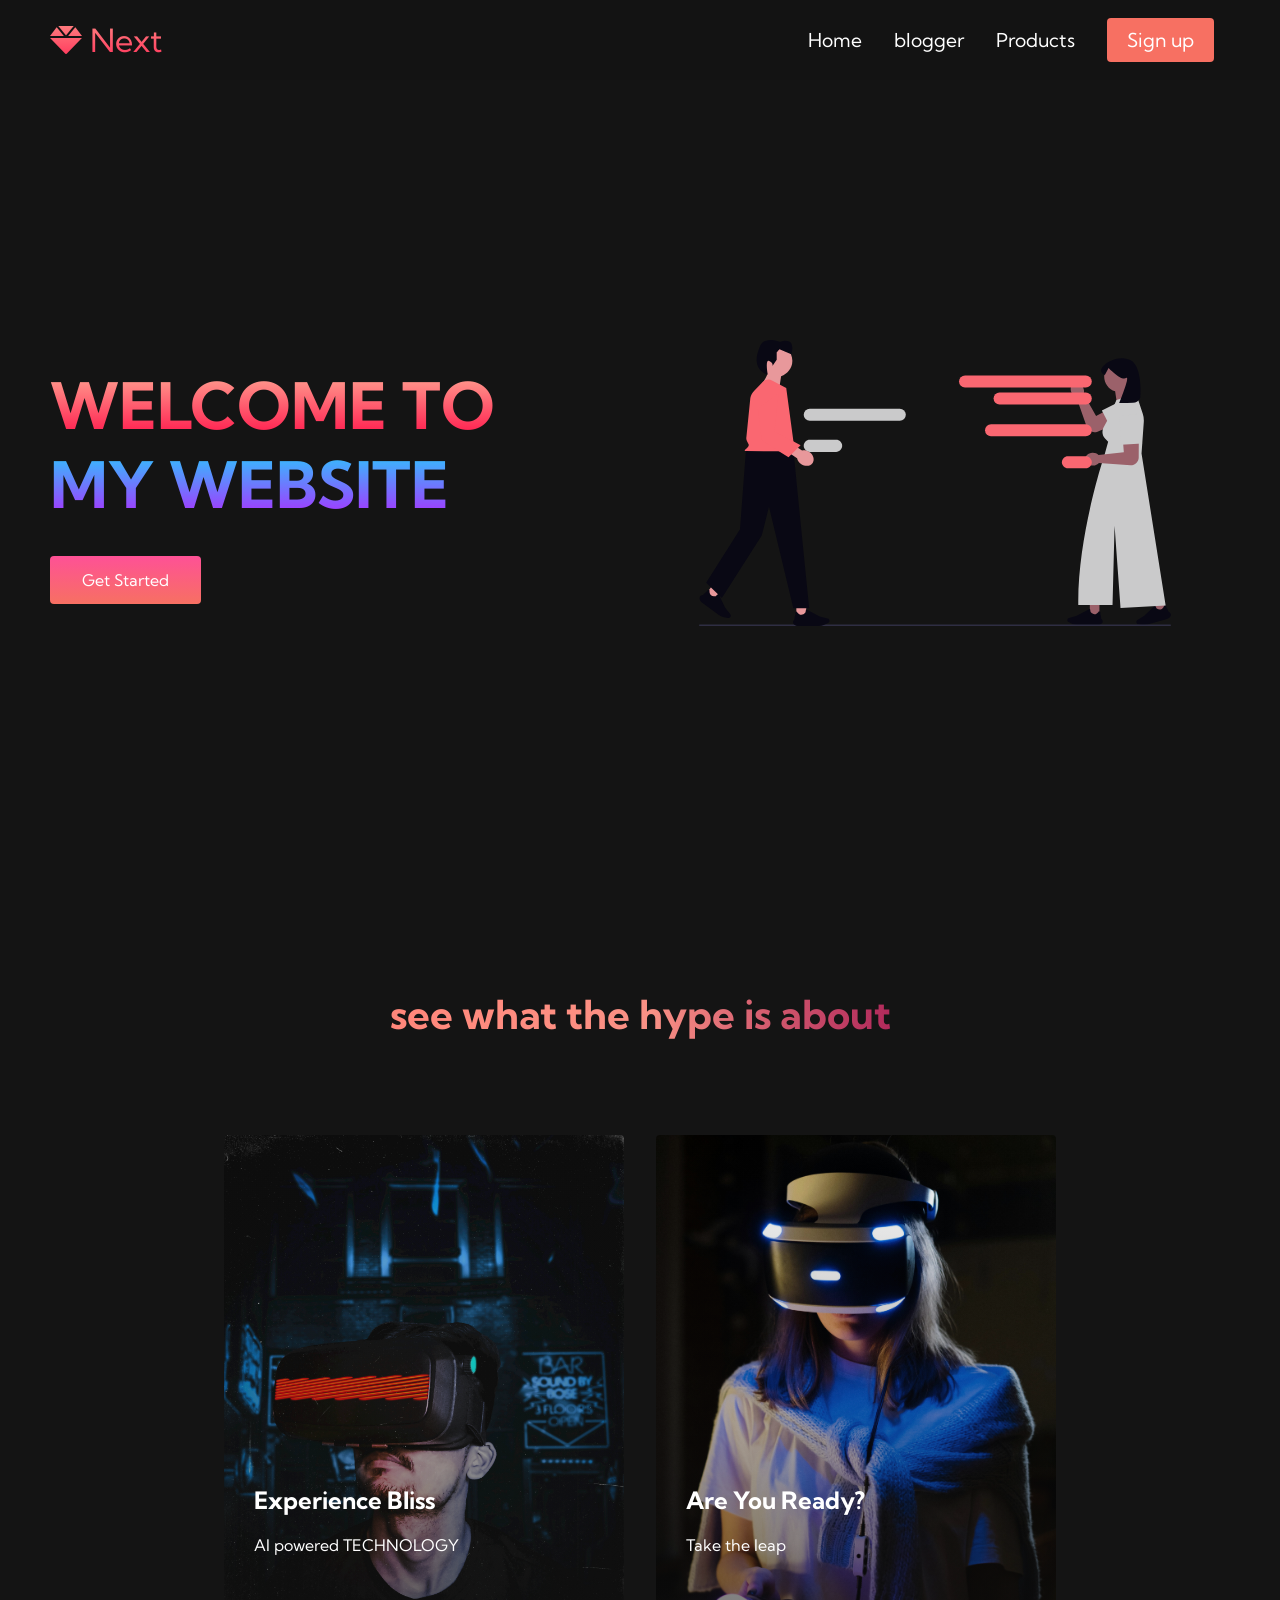
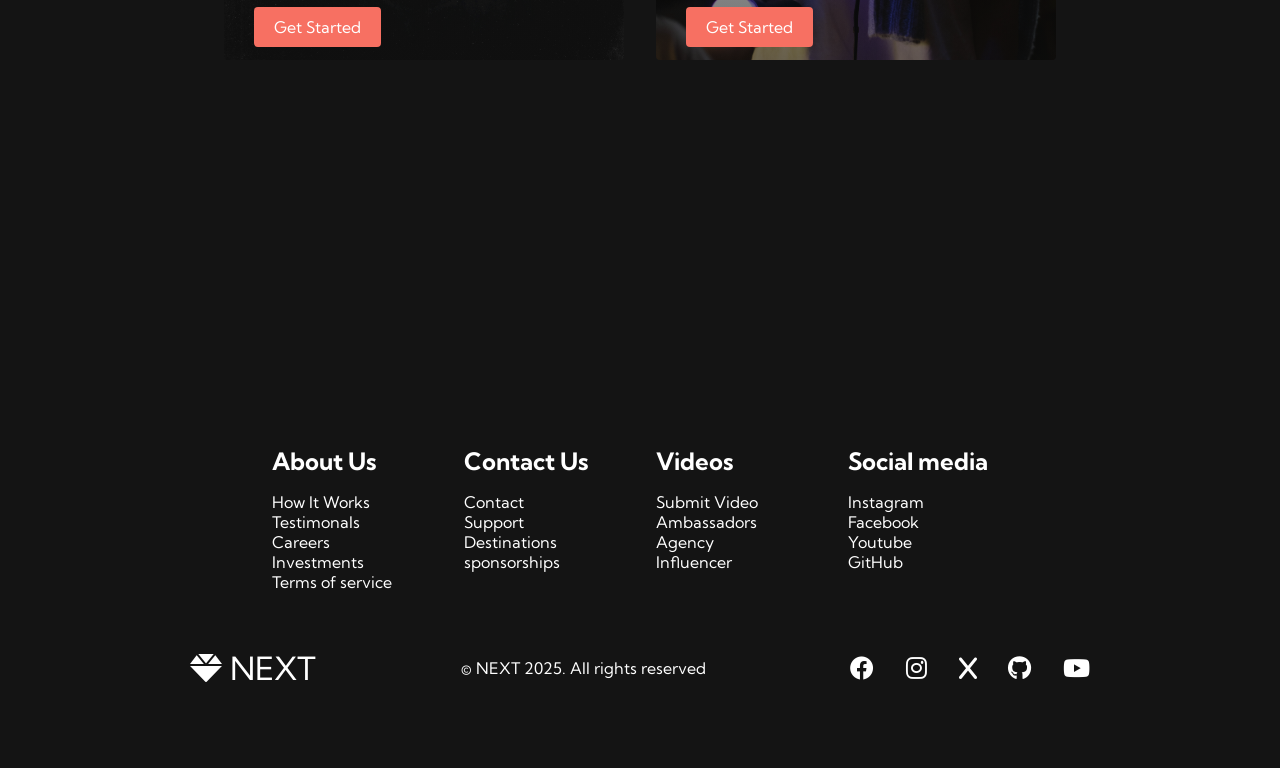
<file: index.html>
<!DOCTYPE html>
<html lang="en">
<head>
    <meta charset="UTF-8">
    <meta name="viewport" content="width=device-width, initial-scale=1.0">
    <title>MY WEBSITE</title>
    <link rel="stylesheet" href="styles.css"/>
    <link rel="stylesheet" href="https://use.fontawesome.com/releases/v5.14.0/css/all.css"
    integrity="sha384-HzLeBuhoNPvSl5KYnjx0BT+WB0QEEqLprO+NBkkk5gbc67FTaL7XIGa2w1L0Xbgc" 
    crossorigin="anonymous">
    <link rel="preconnect" href="https://fonts.googleapis.com">
<link rel="preconnect" href="https://fonts.gstatic.com" crossorigin>
<link href="https://fonts.googleapis.com/css2?family=Kumbh+Sans:wght@100..900&display=swap" rel="stylesheet">
<link href="https://cdnjs.cloudflare.com/ajax/libs/font-awesome/6.0.0-beta3/css/all.min.css" rel="stylesheet">

</head>
<body>
    <!--navbar section-->
   <nav class="navbar">
    <div class="navbar__container">
        <a href="#services-section" id="navbar__logo"><i class="fas fa-gem"></i>Next</a>
        <div class="navbar__toggle" id="mobile-menu">
            <span class="bar"></span>
            <span class="bar"></span>
            <span class="bar"></span>
        </div>
        <ul class="navbar__menu">
            <li class="navbar__item">
                <a href="index.html" class="navbar__links">Home</a>
            </li>
            <li class="navbar__item">
                <a href="blogger.html" class="navbar__links">blogger</a>
            </li>
            <li class="navbar__item">
                <a href="products2.html" class="navbar__links">Products</a>
            </li>
            <li class="navbar__btn">
                <a href="signup.html" class="button">Sign up</a>
            </li>
        </ul>
    </div>
   </nav>
   <!--hero section-->
   <div class="main">
    <div class="main__container">
        <div class="main__content">
            <h1 class="main__content--text">WELCOME TO</h1>
            <h2>MY WEBSITE</h2>
            <button class="main__btn"><a href="#services-section">Get Started</a></button>
        </div>
        <div class="main__img--container">
            <img src="pic1.svg" alt="pic" id="main__img">
        </div>
    </div>
   </div>

   <!--services section-->
   <div class="services" id="services-section">
    <h1>see what the hype is about</h1>
    <div class="services__container">
        <div class="services__card">
            <h2>Experience Bliss</h2>
            <p>AI powered TECHNOLOGY</p>
            <button class="main__btn"><a href="#footer-section">Get Started</a></button>
        </div>
        <div class="services__card">
            <h2>Are You Ready?</h2>
            <p>Take the leap</p>
            <button class="main__btn"><a href="#footer-section">Get Started</a></button>
        </div>
    </div>
   </div>

   <!--footer section-->

   <div class="footer__container" id="footer-section">
    <div class="footer__links">
        <div class="footer__link--wrapper">
            <div class="footer__link--items">
                <h2>About Us</h2>
                <a href="lorem.html">How It Works</a>
                <a href="lorem.html">Testimonals</a>
                <a href="lorem.html">Careers</a>
                <a href="lorem.html">Investments</a>
                <a href="lorem.html">Terms of service</a>
            </div>
            <div class="footer__link--items">
                <h2>Contact Us</h2>
                <a href="lorem.html">Contact</a>
                <a href="lorem.html">Support</a>
                <a href="lorem.html">Destinations</a>
                <a href="lorem.html">sponsorships</a>
            </div>    
        </div>
        <div class="footer__link--wrapper">
            <div class="footer__link--items">
                <h2>Videos</h2>
                <a href="lorem.html">Submit Video</a>
                <a href="lorem.html">Ambassadors</a>
                <a href="lorem.html">Agency</a>
                <a href="lorem.html">Influencer</a>
            </div>
            <div class="footer__link--items">
                <h2>Social media</h2>
                <a href="https://www.instagram.com/abdulrazakdinejad/">Instagram</a>
                <a href="https://www.facebook.com/profile.php?id=100064065565543">Facebook</a>
                <a href="https://www.youtube.com/@DinejadNejad-l6l">Youtube</a>
                <a href="https://github.com/Dinejadnejad">GitHub</a>
            </div>    
        </div>
    </div>
    <div class="social__media">
        <div class="social__media--wrap">
            <div class="footer__logo">
                <a href="/" id="footer__logo">
                    <i class="fas fa-gem"></i>NEXT</a>
            </div>
            <p class="website__rights">© NEXT 2025. All rights
                reserved</p>
                <div class="social__icons">
                    <a href="https://www.facebook.com/profile.php?id=100064065565543" class="social__icon--link" target="_blank">
                        <i class="fab fa-facebook"></i>
                    </a>
                    <a href="https://www.instagram.com/abdulrazakdinejad/" class="social__icon--link" target="_blank">
                        <i class="fab fa-instagram"></i>
                    </a>
                    <a href="https://x.com/DinejadAbdul" class="social__icon--link" target="_blank">
                        <i class="fab fa-x"></i>
                    </a>
                    <a href="https://github.com/Dinejadnejad" class="social__icon--link" target="_blank">
                        <i class="fab fa-github"></i>
                    </a>
                    <a href="https://www.youtube.com/@DinejadNejad-l6l" class="social__icon--link" target="_blank">
                        <i class="fab fa-youtube"></i>
                    </a>
                </div>
        </div>
    </div>
   </div>

   <script src="app3.js"></script>
</body>
</html>
</file>
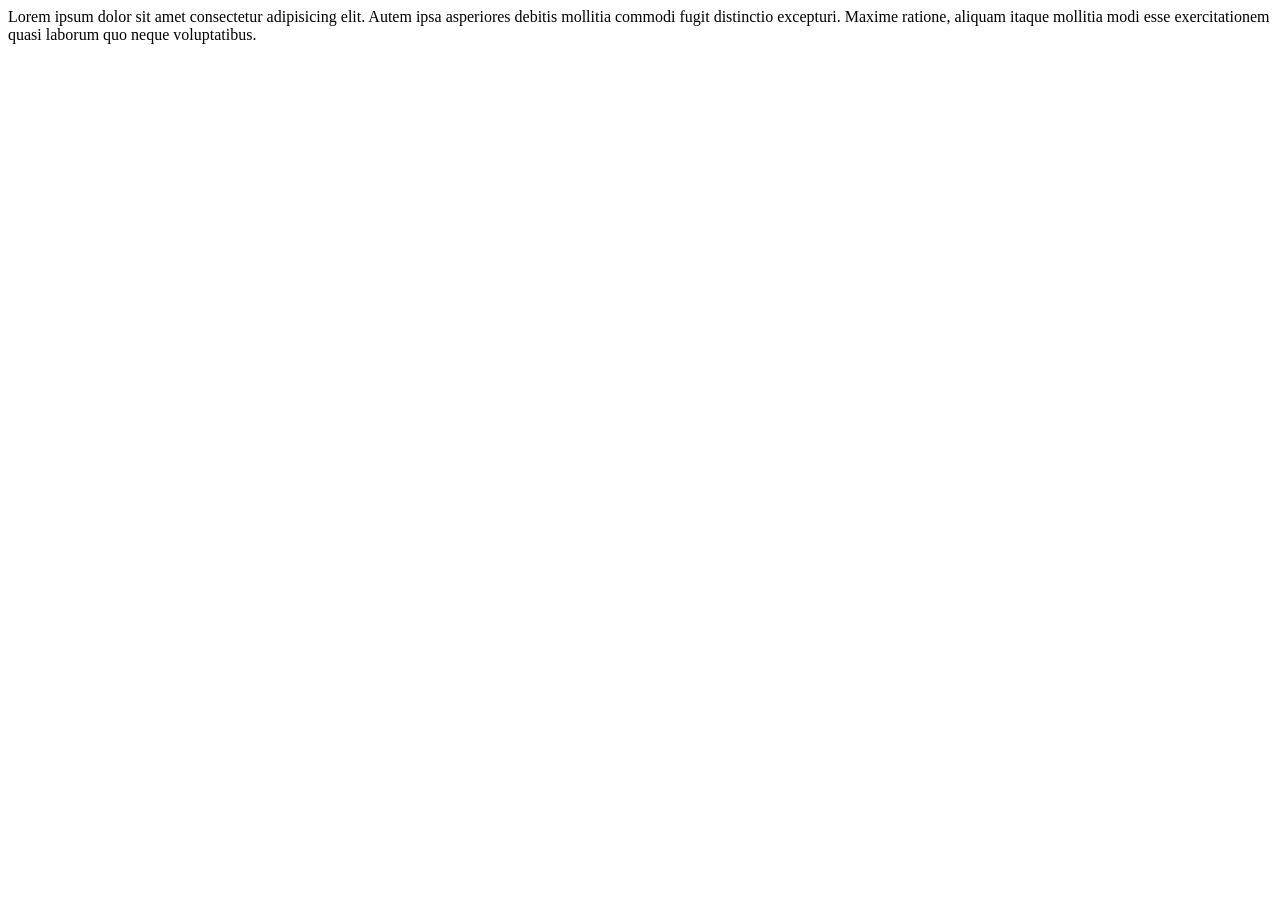
<file: lorem.html>
<!DOCTYPE html>
<html lang="en">
<head>
    <meta charset="UTF-8">
    <meta name="viewport" content="width=device-width, initial-scale=1.0">
    <title>Document</title>
</head>
<body>
    Lorem ipsum dolor sit amet consectetur adipisicing elit. Autem ipsa asperiores debitis mollitia commodi fugit distinctio excepturi. Maxime ratione, aliquam itaque mollitia modi esse exercitationem quasi laborum quo neque voluptatibus.
</body>
</html>
</file>
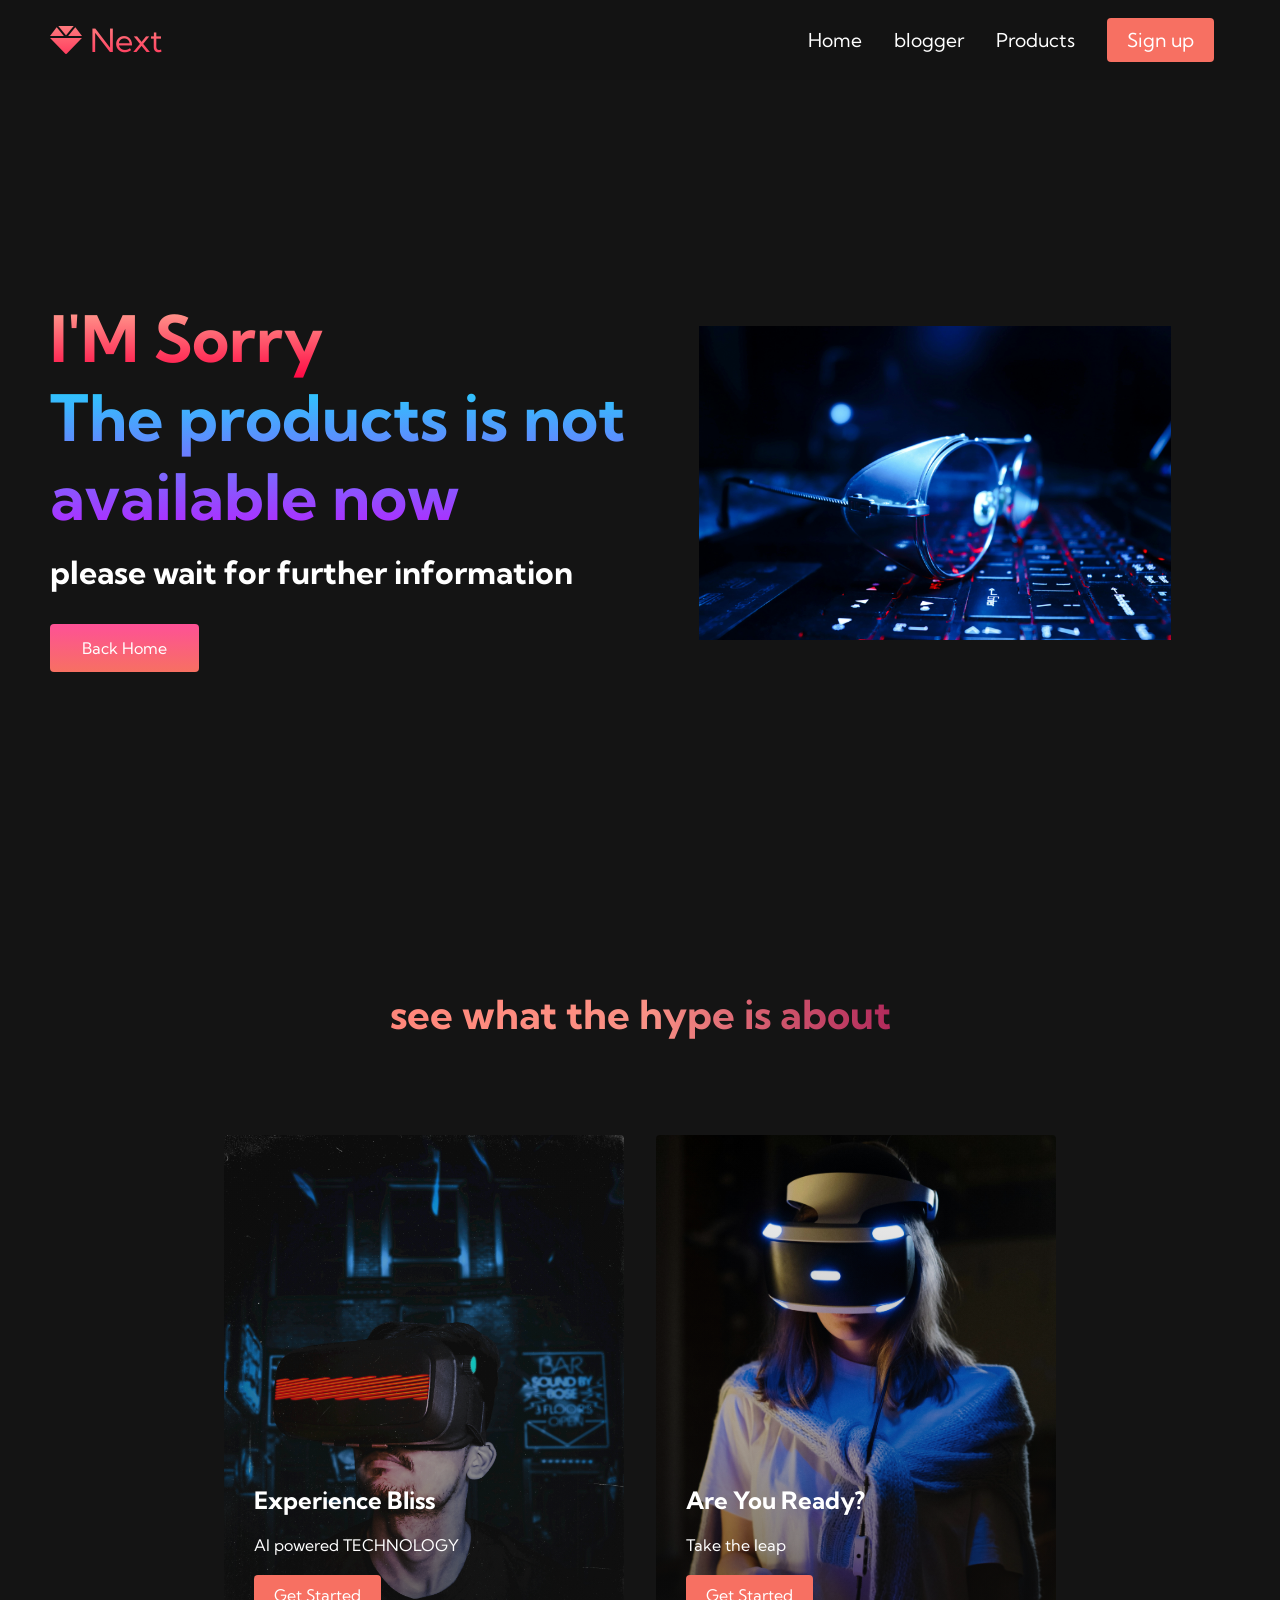
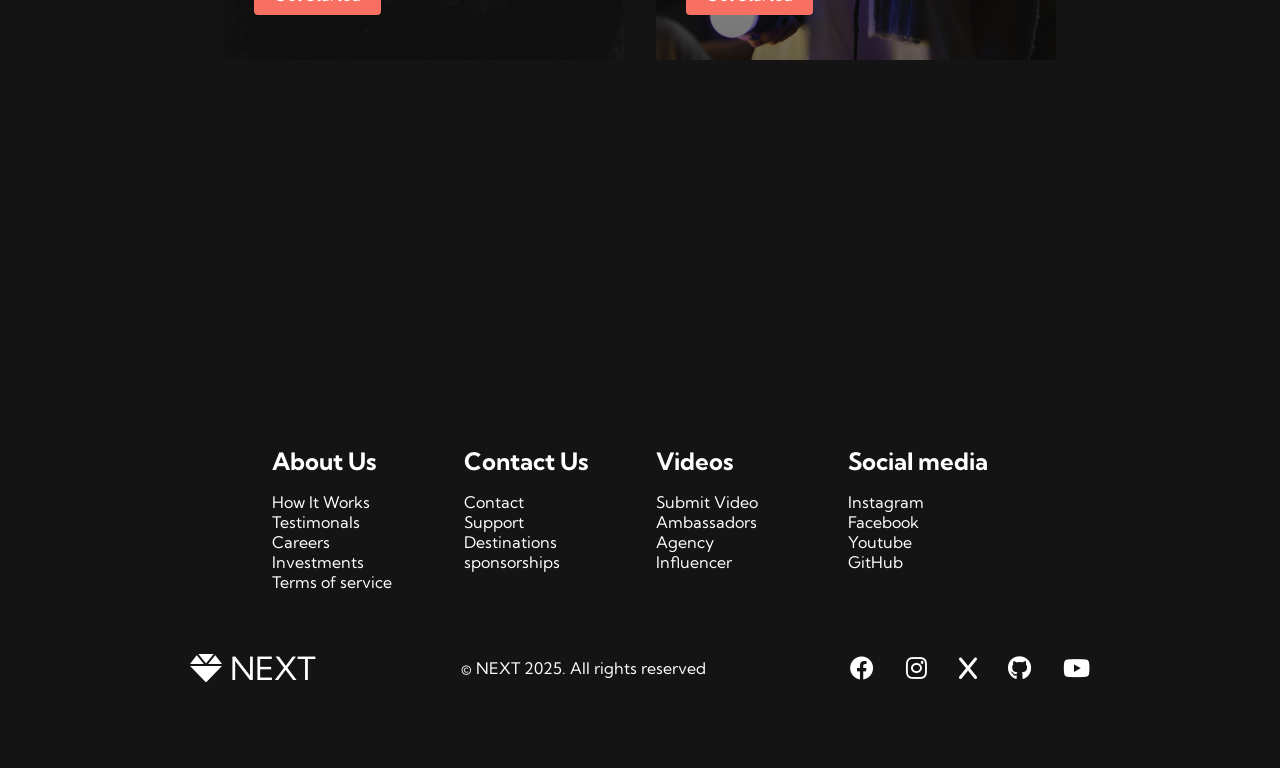
<file: products2.html>
<!DOCTYPE html>
<html lang="en">
<head>
    <meta charset="UTF-8">
    <meta name="viewport" content="width=device-width, initial-scale=1.0">
    <title>MY WEBSITE</title>
    <link rel="stylesheet" href="styles.css"/>
    <link rel="stylesheet" href="https://use.fontawesome.com/releases/v5.14.0/css/all.css"
    integrity="sha384-HzLeBuhoNPvSl5KYnjx0BT+WB0QEEqLprO+NBkkk5gbc67FTaL7XIGa2w1L0Xbgc" 
    crossorigin="anonymous">
    <link rel="preconnect" href="https://fonts.googleapis.com">
<link rel="preconnect" href="https://fonts.gstatic.com" crossorigin>
<link href="https://fonts.googleapis.com/css2?family=Kumbh+Sans:wght@100..900&display=swap" rel="stylesheet">
<link href="https://cdnjs.cloudflare.com/ajax/libs/font-awesome/6.0.0-beta3/css/all.min.css" rel="stylesheet">

</head>
<body>
    <!--navbar section-->
   <nav class="navbar">
    <div class="navbar__container">
        <a href="#services-section" id="navbar__logo"><i class="fas fa-gem"></i>Next</a>
        <div class="navbar__toggle" id="mobile-menu">
            <span class="bar"></span>
            <span class="bar"></span>
            <span class="bar"></span>
        </div>
        <ul class="navbar__menu">
            <li class="navbar__item">
                <a href="index.html" class="navbar__links">Home</a>
            </li>
            <li class="navbar__item">
                <a href="blogger.html" class="navbar__links">blogger</a>
            </li>
            <li class="navbar__item">
                <a href="products2.html" class="navbar__links">Products</a>
            </li>
            <li class="navbar__btn">
                <a href="signup.html" class="button">Sign up</a>
            </li>
        </ul>
    </div>
   </nav>
   <!--hero section-->
   <div class="main">
    <div class="main__container">
        <div class="main__content">
            <h1 class="main__content--text">I'M Sorry</h1>
            <h2>The products is not available now</h2>
            <P>please wait for further information</P>
            <button class="main__btn"><a href="index.html">Back Home</a></button>
        </div>
        <div class="main__img--container">
            <img src="pic2.jpg" alt="pic" id="main__img">
        </div>
    </div>
   </div>

   <!--services section-->
   <div class="services" id="services-section">
    <h1>see what the hype is about</h1>
    <div class="services__container">
        <div class="services__card">
            <h2>Experience Bliss</h2>
            <p>AI powered TECHNOLOGY</p>
            <button>Get Started</button>
        </div>
        <div class="services__card">
            <h2>Are You Ready?</h2>
            <p>Take the leap</p>
            <button>Get Started</button>
        </div>
    </div>
   </div>

   <!--footer section-->

   <div class="footer__container">
    <div class="footer__links">
        <div class="footer__link--wrapper">
            <div class="footer__link--items">
                <h2>About Us</h2>
                <a href="lorem.html">How It Works</a>
                <a href="lorem.html">Testimonals</a>
                <a href="lorem.html">Careers</a>
                <a href="lorem.html">Investments</a>
                <a href="lorem.html">Terms of service</a>
            </div>
            <div class="footer__link--items">
                <h2>Contact Us</h2>
                <a href="lorem.html">Contact</a>
                <a href="lorem.html">Support</a>
                <a href="lorem.html">Destinations</a>
                <a href="lorem.html">sponsorships</a>
            </div>    
        </div>
        <div class="footer__link--wrapper">
            <div class="footer__link--items">
                <h2>Videos</h2>
                <a href="lorem.html">Submit Video</a>
                <a href="lorem.html">Ambassadors</a>
                <a href="lorem.html">Agency</a>
                <a href="lorem.html">Influencer</a>
            </div>
            <div class="footer__link--items">
                <h2>Social media</h2>
                <a href="https://www.instagram.com/abdulrazakdinejad/">Instagram</a>
                <a href="https://www.facebook.com/profile.php?id=100064065565543">Facebook</a>
                <a href="https://www.youtube.com/@DinejadNejad-l6l">Youtube</a>
                <a href="https://github.com/Dinejadnejad">GitHub</a>
            </div>    
        </div>
    </div>
    <div class="social__media">
        <div class="social__media--wrap">
            <div class="footer__logo">
                <a href="/" id="footer__logo">
                    <i class="fas fa-gem"></i>NEXT</a>
            </div>
            <p class="website__rights">© NEXT 2025. All rights
                reserved</p>
                <div class="social__icons">
                    <a href="https://www.facebook.com/profile.php?id=100064065565543" class="social__icon--link" target="_blank">
                        <i class="fab fa-facebook"></i>
                    </a>
                    <a href="https://www.instagram.com/abdulrazakdinejad/" class="social__icon--link" target="_blank">
                        <i class="fab fa-instagram"></i>
                    </a>
                    <a href="https://x.com/DinejadAbdul" class="social__icon--link" target="_blank">
                        <i class="fab fa-x"></i>
                    </a>
                    <a href="https://github.com/Dinejadnejad" class="social__icon--link" target="_blank">
                        <i class="fab fa-github"></i>
                    </a>
                    <a href="https://www.youtube.com/@DinejadNejad-l6l" class="social__icon--link" target="_blank">
                        <i class="fab fa-youtube"></i>
                    </a>
                </div>
        </div>
    </div>
   </div>


   <script src="app3.js"></script>
</body>
</html>
</file>
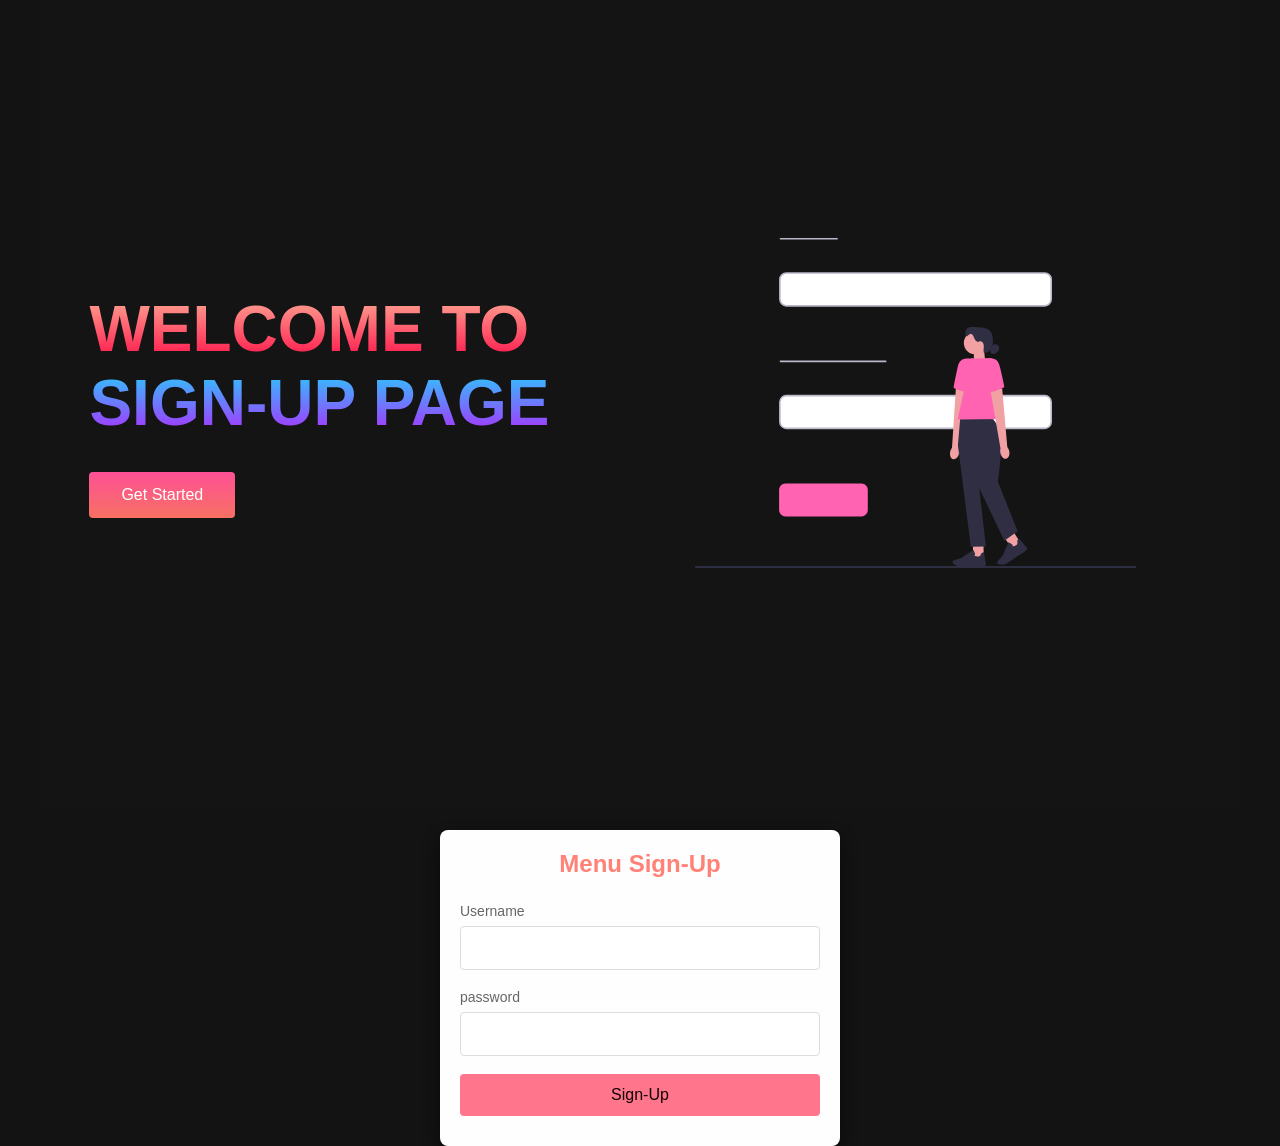
<file: signup.html>
<!DOCTYPE html>
<html lang="en">
<head>
    <meta charset="UTF-8">
    <meta name="viewport" content="width=device-width, initial-scale=1.0">
    <title>login2</title>
    <style>
        * {
            box-sizing: border-box;
            margin: 0;
            padding: 0;
            font-family: arial, sans-serif;
            flex-direction: column;
        }

        body {
            display: flex;
            align-items: center;
            justify-content: center;
            min-height: 100vh;
            background: #131313;
            background-size: cover;
        }

        .login-container {
            width: 100%;
            max-width: 400px;
            padding: 20px;
            background: rgb(255, 254, 254);
            box-shadow: 0 8px 16px rgba(10, 10, 10);
            border-radius: 8px;
            text-align: center;
            color: #ff8177;
            margin-top: 20px;
        }

        .login-container h2{
            color: #ff8177;
            margin-bottom: 24px;
            font-size: 24px;
        }

        .input-group {
            margin-bottom: 18px;
            text-align: left;
        }

        .input-group label {
            font-size: 14px;
            color: #666;
        }

        .input-group input {
            width: 100%;
            padding: 12px;
            margin-top: 6px;
            border-radius: 4px;
            border: 1px solid #ddd;
            font-size: 16px;
        }

        .input-group input:focus {
            outline: none;
            border-color: #0c0c0c;
            box-shadow: 0 0 4px rgb(0, 0, 0);
        }

        

        .login-button {
            width: 100%;
            padding: 12px;
            background-color: #ff758c;
            border: none;
            border-radius: 4px;
            color: #100;
            font-size: 16px;
            cursor: pointer;
            transition: background-color 0.3s;
        }

        .login-button:hover {
            background-color: #45a049;
        }

        .custom-button {
            display: inline-block; /* Supaya tombol tampil seperti elemen kotak */
            position: relative; /* Posisi relatif untuk pseudo-element */
            background: linear-gradient(90deg, #ff758c, #ff7eb3); /* Gradasi warna */
            color: white; /* Warna teks putih */
            text-decoration: none; /* Hilangkan garis bawah */
            border: none; /* Hilangkan border */
            border-radius: 8px; /* Sudut membulat */
            padding: 10px 40px 10px 20px; /* Padding dengan jarak lebih lebar di kanan */
            font-size: 16px; /* Ukuran font */
            font-weight: bold; /* Teks tebal */
            cursor: pointer; /* Tampilkan pointer */
            transition: all 0.3s ease; /* Animasi transisi */
            text-align: center; /* Posisi teks */
            margin-top: 10px;
        }

        .custom-button::after {
            content: ''; /* Isi kosong untuk pseudo-element */
            position: absolute; /* Posisi absolut untuk mengikuti parent */
            top: 0;
            right: 0;
            width: 0;
            height: 0;
            border-top: 20px solid transparent; /* Segitiga bagian atas */
            border-bottom: 20px solid transparent; /* Segitiga bagian bawah */
            border-left: 20px solid #ff7eb3; /* Warna segitiga (panah) */
            border-radius: 0 8px 8px 0; /* Membulatkan sudut panah */
        }

        .custom-button:hover {
            opacity: 0.9; /* Efek hover */
        }


        .error-message {
            color: red;
            font-size: 14px;
            margin-top: 10px;
        }

.main {
    background-color: #141414;
}

.main__container {
    display: grid;
    grid-template-columns: 1fr 1fr;
    align-items: center;
    justify-self: center;
    margin: 0 auto;
    height: 90vh;
    background-color: #141414;
    z-index: 1;
    width: 100%;
    max-width: 1300px;
    padding: 0 50px;
} 

.main__content h1 {
    font-size: 4rem;
    background-color: #ff8177;
    background-image: linear-gradient(to top, #ff0844 0%, #ffb199 100%);
    background-size: 100%;
    -webkit-background-clip: text;
    -moz-background-clip: text;
    -webkit-text-fill-color: transparent;
    -moz-text-fill-color: transparent;
}

.main__content h2 {
    font-size: 4rem;
    background-color: #ff8177;
    background-image: linear-gradient(to top, #b721ff 0%, #21d4fd 100%);
    background-size: 100%;
    -webkit-background-clip: text;
    -moz-background-clip: text;
    -webkit-text-fill-color: transparent;
    -moz-text-fill-color: transparent;
}

.main__img--container {
    text-align: center;
}

#main__img {
    height: 80%;
    width: 80%;
}

.main__btn {
    font-size: 1rem;
    background-image: linear-gradient(to top, #f77062 0%, #fe5196 100%);
    padding: 14px 32px;
    border: none;
    border-radius: 4px;
    color: #fff;
    margin-top: 2rem;
    cursor: pointer;
    position: relative;
    transition: all 0.35s;
    outline: none;
}

.main__btn a {
    position: relative;
    z-index: 2;
    color: #fff;
    text-decoration: none;
}

.main__btn:after{
    position: absolute;
    content: '';
    top: 0;
    left: 0;
    width: 0;
    height: 100%;
    background: #4837ff;
    transition: all 0.1s;
    border-radius: 4px;
}

.main__btn:hover {
    color: #fff;
}

.main__btn:hover:after {
    width: 100%;
}

html {
    scroll-behavior: smooth;
}


    </style>
</head>
<body>
    <div class="main">
        <div class="main__container">
            <div class="main__content">
                <h1 class="main__content--text">WELCOME TO</h1>
                <h2>SIGN-UP PAGE</h2>
                <button class="main__btn"><a href="#services-section">Get Started</a></button>
            </div>
            <div class="main__img--container">
                <img src="pic7.svg" alt="pic" id="main__img">
            </div>
        </div>
       </div>

    <div class="login-container" id="services-section">
        <h2>Menu Sign-Up</h2>
        <form id="loginform" onsubmit="return validateLogin()">
            <div class="input-group">
                <label for="username">Username</label>
                <input type="text" id="username" name="username" autocomplete="off" required>
            </div>

            <div class="input-group">
                <label for="password">password</label>
                <input type="password" id="password" name="password" autocomplete="off" required>
            </div>
            <button type="submit" class="login-button">Sign-Up</button>
        </form>
        <div id="error-message" class="error-message"></div>
    </div>

    <script>
        function validateLogin () {

            const username = document.getElementById("username").value;
            const password = document.getElementById("password").value;

            const errorMessage = document.getElementById("error-message");

            errorMessage.textContent = "";

            if (username  && password) {
                window.location.href = "index.html";
                return false;
            } else {
                errorMessage.textContent = "Harap masukkan username dan password yg valid!";
            }
            

            return false;
        }
    </script>
    
</body>
</html>
</file>
<file: styles.css>
* {
    box-sizing: border-box;
    margin: 0;
    padding: 0;
    font-family: 'kumbh sans', sans-serif;
}

.navbar {
    background: #131313;
    height: 80px;
    display: flex;
    justify-content: center;
    align-items: center;
    font-size: 1.2rem;
    position: sticky;
    top: 0;
    z-index: 999;
}

.navbar__container {
    display: flex;
    justify-content: space-between;
    height: 80px;
    z-index: 1;
    width: 100%;
    max-width: 1300px;
    margin: 0 auto;
    padding: 0 50px;
}

#navbar__logo {
    background-color: #ff8177;
    background-image: linear-gradient(to top, #ff0844 0%, #ffb199 100%);
    background-size: 100%;
    -webkit-background-clip: text;
    -moz-background-clip: text;
    -webkit-text-fill-color: transparent;
    -moz-text-fill-color: transparent;
    display: flex;
    align-items: center;
    cursor: pointer;
    text-decoration: none;
    font-size: 2rem;
}

.fa-gem {
    margin-right: 0.5rem;
}

.navbar__menu {
    display: flex;
    align-items: center;
    list-style: none;
    text-align: center;
}

.navbar__item {
    height: 80px;
}

.navbar__links {
    color: #ffff;
    display: flex;
    align-items: center;
    justify-content: center;
    text-decoration: none;
    padding: 0 1rem;
    height: 100%;
}

.navbar__btn {
    display: flex;
    justify-content: center;
    align-items: center;
    padding: 0 1rem;
    width: 100%;
}

.button {
    display: flex;
    justify-content: center;
    align-items: center;
    text-decoration: none;
    padding: 10px 20px;
    height: 100%;
    width: 100%;
    border: none;
    outline: none;
    border-radius: 4px;
    background: #f77062;
    color: #ffff;
}

.button:hover {
    background: #4837ff;
    transition: all 0.3s ease;
}

.navbar__links:hover {
    color: #f77062;
    transition: all 0.3s ease;
}

@media screen and (max-width: 960px) {
    .navbar__container {
        display: flex;
        justify-content: space-between;
        height: 80px;
        z-index: 1;
        width: 100%;
        max-width: 1300px;
        padding: 0;
    }
    .navbar__menu {
        display: grid;
        grid-template-columns: auto;
        margin: 0;
        width: 100%;
        position: absolute;
        top: -1000px;
        opacity: 0;
        transition: all 0.5s ease;
        height: 50vh;
        z-index: -1;
        background: #131313;
    }

    .navbar__menu.active {
        background: #131313;
        top: 100%;
        opacity: 1;
        transition: all 0.5s ease;
        z-index: 99;
        height: 50vh;
        font-size: 1.6rem;
    }

    #navbar__logo {
        padding-left: 25px;
    }

    .navbar__toggle .bar {
        width: 25px;
        height: 3px;
        margin: 5px auto;
        transition: all 0.3 ease-in-out;
        background: #ffff;
    }

    .navbar__item {
        width: 100%;
    }

    .navbar__links {
        text-align: center;
        padding: 2rem;
        width: 100%;
        display: table;
    }

    #mobile-menu {
        position: absolute;
        top: 20%;
        right: 5%;
        transform: translate(5%, 20%);
    }

    .navbar__btn {
        padding-bottom: 2rem;
    }

    .button {
        display: flex;
        justify-content: center;
        align-items: center;
        width: 80%;
        height: 80px;
        margin: 0;
    }

    .navbar__toggle .bar {
        display: block;
        cursor: pointer;        
    }

    #mobile-menu.is-active .bar:nth-child(2) {
        opacity: 0;
    }

    #mobile-menu.is-active .bar:nth-child(1) {
        transform: translateY(8px) rotate(45deg);
    }

    #mobile-menu.is-active .bar:nth-child(3) {
        transform: translateY(-8px) rotate(-45deg);
    }
}

/*hero section */
.main {
    background-color: #141414;
}

.main__container {
    display: grid;
    grid-template-columns: 1fr 1fr;
    align-items: center;
    justify-self: center;
    margin: 0 auto;
    height: 90vh;
    background-color: #141414;
    z-index: 1;
    width: 100%;
    max-width: 1300px;
    padding: 0 50px;
}

.main__content h1 {
    font-size: 4rem;
    background-color: #ff8177;
    background-image: linear-gradient(to top, #ff0844 0%, #ffb199 100%);
    background-size: 100%;
    -webkit-background-clip: text;
    -moz-background-clip: text;
    -webkit-text-fill-color: transparent;
    -moz-text-fill-color: transparent;
}

.main__content h2 {
    font-size: 4rem;
    background-color: #ff8177;
    background-image: linear-gradient(to top, #b721ff 0%, #21d4fd 100%);
    background-size: 100%;
    -webkit-background-clip: text;
    -moz-background-clip: text;
    -webkit-text-fill-color: transparent;
    -moz-text-fill-color: transparent;
}

.main__content p {
    margin-top: 1rem;
    font-size: 2rem;
    font-weight: 700;
    color: #ffff;
}

.main__btn {
    font-size: 1rem;
    background-image: linear-gradient(to top, #f77062 0%, #fe5196 100%);
    padding: 14px 32px;
    border: none;
    border-radius: 4px;
    color: #fff;
    margin-top: 2rem;
    cursor: pointer;
    position: relative;
    transition: all 0.35s;
    outline: none;
}

.main__btn a {
    position: relative;
    z-index: 2;
    color: #fff;
    text-decoration: none;
}

.main__btn:after{
    position: absolute;
    content: '';
    top: 0;
    left: 0;
    width: 0;
    height: 100%;
    background: #4837ff;
    transition: all 0.1s;
    border-radius: 4px;
}

.main__btn:hover {
    color: #fff;
}

.main__btn:hover:after {
    width: 100%;
}

.main__img--container {
    text-align: center;
}

#main__img {
    height: 80%;
    width: 80%;
}

/*mobile responsive*/
@media screen and (max-width: 768px) {
    .main__container {
        display: grid;
        grid-template-columns: auto;
        align-items: center;
        justify-self: center;
        width: 100%;
        margin: 0 auto;
        height: 90vh;
    }

    .main__content {
        text-align: center;
        margin-bottom: 4rem;
    }

    .main__content h1 {
        font-size: 2.5rem;
        margin-top: 2rem;
    }

    .main__content h2 {
        font-size: 3rem;
    }

    .main__content p {
        margin-top: 1rem;
        font-size: 1.5rem;
    }
}


@media screen and (max-width: 480px) {
    .main__content h1 {
        font-size: 2rem;
        margin-top: 3rem;
    }

    .main__content h2 {
        font-size: 2rem;
    }

    .main__content p {
        margin-top: 2rem;
        font-size: 1.5rem;
    }

    .main__btn {
        padding: 12px 36px;
        margin: 2.5rem 0;
    }
}

/*services section css*/
.services {
    background: #141414;
    display: flex;
    flex-direction: column;
    align-items: center;
    height: 100vh;
}

.services h1 {
    background-color: #ff8177;
    background-image: linear-gradient(to right, #ff81ff 0%, #ff867a 0%, #ff8c7f 21%, #f99185 52%, 
    #cf556c 78%, #b12a5b 100%);
    background-size: 100%;
    margin-bottom: 5rem;
    font-size: 2.5rem;
    -webkit-background-clip: text;
    -moz-background-clip: text;
    -webkit-text-fill-color: transparent;
    -moz-text-fill-color: transparent;
}

.services__container {
    display: flex;
    justify-content: center;
    flex-wrap: wrap;
}

.services__card {
    margin: 1rem;
    height: 525px;
    width: 400px;
    border-radius: 4px;
    background-image: linear-gradient(
    to bottom,
     rgba(0,0,0,0) 0%,
     rgba(17,17,17,0.6) 100%), url('pic3.jpg');
     background-size: cover;
     position: relative;
     color: #fff;
}

.services__card:nth-child(2) {
    background-image: linear-gradient(
    to bottom,
     rgba(0,0,0,0) 0%,
     rgba(17,17,17,0.6) 100%), url('pic4.jpg');
}

.services h2 {
    position: absolute;
    top: 350px;
    left: 30px;
}

.services__card p {
    position: absolute;
    top: 400px;
    left: 30px;
}

.services__card button {
    color: #fff;
    padding: 10px 20px;
    border: none;
    outline: none;
    border-radius: 4px;
    background: #f77062;
    position: absolute;
    top: 440px;
    left: 30px;
    font-size: 1rem;
    cursor: pointer;
}

.services__card:hover {
    transform: scale(1.075);
    transition: 0.2s ease-in;
    cursor: pointer;
}

@media screen and (max-width: 960px) {
    .services {
        height: 1600px;
    }

    .services h1 {
        font-size: 2rem;
        margin-top: 12rem;
    }
}

@media screen and (max-width: 480px) {
    .services {
        height: 1400px;
    }

    .services h1 {
        font-size: 1.2rem;
    }

    .services__card {
        width: 300px;
    }
}

/* footer css */

.footer__container {
    margin-top: 10rem;
    background-color: #141414;
    padding: 5rem 0;
    display: flex;
    flex-direction: column;
    justify-content: center;
    align-items: center;
}

#footer__logo {
    color: #fff;
    display: flex;
    align-items: center;
    cursor: pointer;
    text-decoration: none;
    font-size: 2rem;
}

.footer__links {
    width: 100%;
    max-width: 1000px;
    display: flex;
    justify-content: center;
}

.footer__link--wrapper {
    display: flex;
}


.footer__link--items {
    display: flex;
    flex-direction: column;
    align-items: flex-start;
    margin: 16px;
    text-align: left;
    width: 160px;
    box-sizing: border-box;
}

.footer__link--items h2 {
    margin-bottom: 16px;
}

.footer__link--items > h2 {
    color: #fff;
}

.footer__link--items a {
    color: #fff;
    text-decoration: none;
    margin-bottom: 0.5 rem;
}

.footer__link--items a:hover {
    color: #e9e9e9;
    transition: 0.3s ease-out;
}

/*social icons */
.social__icon--link {
    color: #fff;
    font-size: 24px;
}

.social__media {
    max-width: 1000px;
    width: 100%;
}

.social__media--wrap {
    display: flex;
    justify-content: space-between;
    align-items: center;
    width: 90%;
    max-width: 1000px;
    margin: 40px auto 0 auto;
}

.social__icons {
    display: flex;
    justify-content: space-between;
    align-items: center;
    width: 240px;
}

.social__logo {
    color: #fff;
    justify-self: flex-start;
    margin-left: 20px;
    cursor: pointer;
    text-decoration: none;
    font-size: 2rem;
    display: flex;
    align-items: center;
    margin-bottom: 16px;
}

.website__rights {
    color: #fff;
}

@media screen and (max-width: 820px) {
    .footer__links {
        padding-top: 2rem;
    }

    #footer__logo {
        margin-bottom: 2rem;
    }

    .website__rights {
        margin-bottom: 2rem;
    }

    .footer__link--wrapper {
        flex-direction: column;
    }

    .social__media--wrap {
        flex-direction: column;
    }
}

@media screen and (max-width: 480px) {
    .footer__link--items {
        margin: 0;
        padding: 10px;
        width: 100px;
    }
}

html {
    scroll-behavior: smooth;
}

#service-section {
    padding-top: 100px;
}

#services-section {
    padding-top: 100px;
}

body {
    background-color: #141414;
}
</file>
